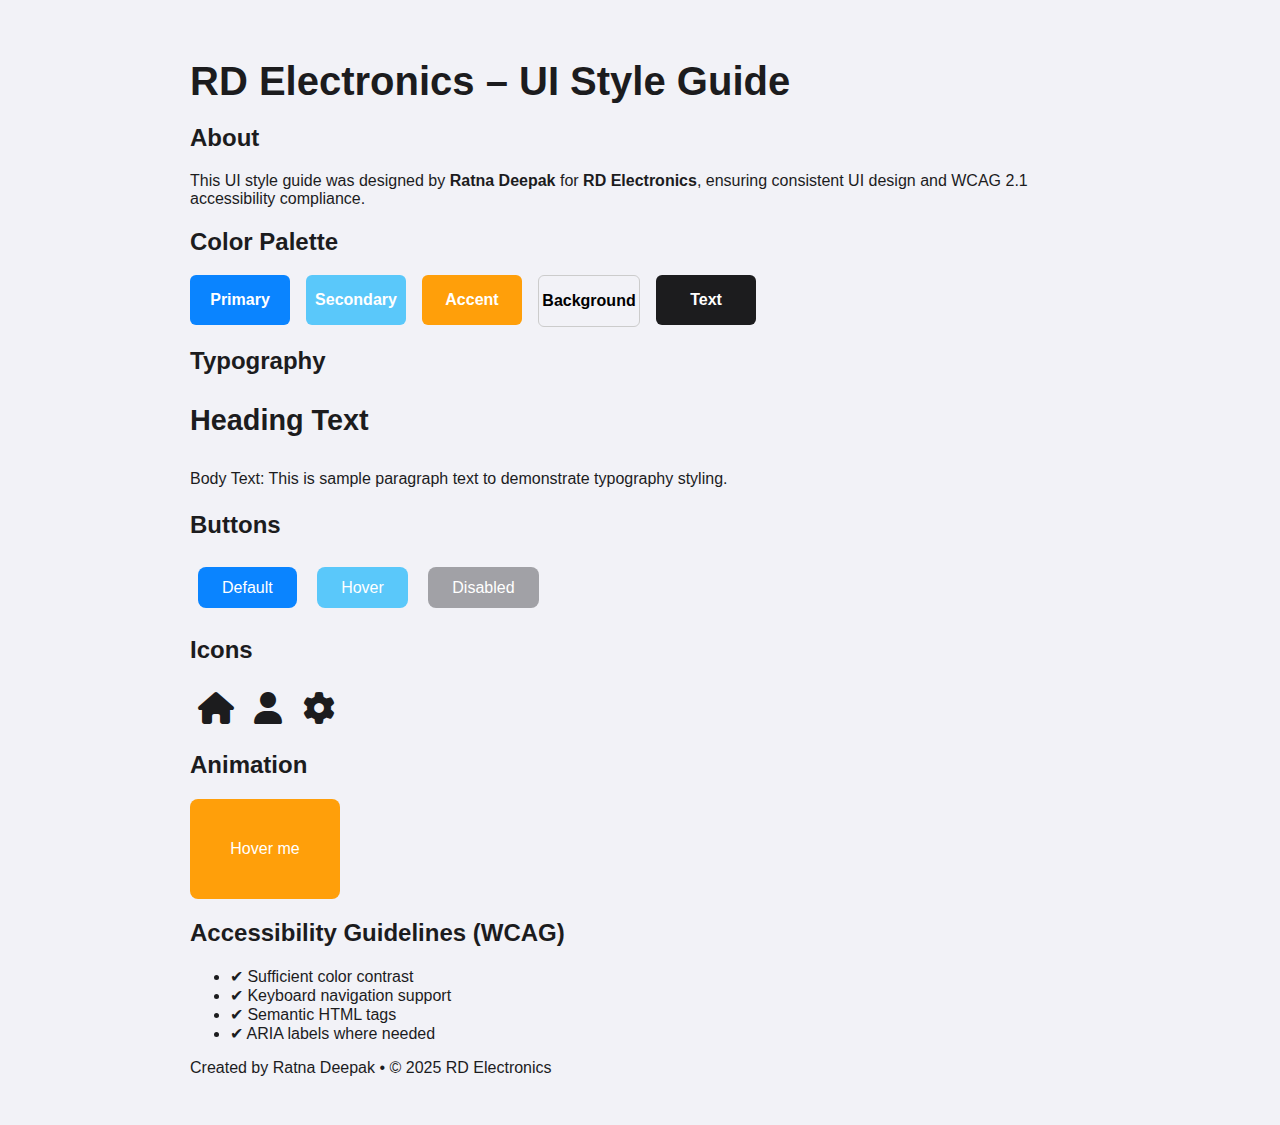
<file: visual interface/index.html>
<!DOCTYPE html>
<html lang="en">
<head>
  <meta charset="UTF-8" />
  <meta name="viewport" content="width=device-width, initial-scale=1.0"/>
  <title>RD Electronics – UI Style Guide</title>
  <meta name="author" content="Ratna Deepak">
  <link rel="stylesheet" href="style.css" />
  <link rel="stylesheet" href="https://cdnjs.cloudflare.com/ajax/libs/font-awesome/6.5.0/css/all.min.css"/>
</head>
<body>

  <main class="container">
    <h1 class="heading">RD Electronics – UI Style Guide</h1>

    <!-- About Section -->
    <section>
      <h2>About</h2>
      <p>This UI style guide was designed by <strong>Ratna Deepak</strong> for <strong>RD Electronics</strong>, ensuring consistent UI design and WCAG 2.1 accessibility compliance.</p>
    </section>

    <!-- Colors -->
    <section>
      <h2>Color Palette</h2>
      <div class="color-palette">
        <div class="color-swatch primary">Primary</div>
        <div class="color-swatch secondary">Secondary</div>
        <div class="color-swatch accent">Accent</div>
        <div class="color-swatch background">Background</div>
        <div class="color-swatch text">Text</div>
      </div>
    </section>

    <!-- Typography -->
    <section>
      <h2>Typography</h2>
      <p class="heading-text">Heading Text</p>
      <p class="body-text">Body Text: This is sample paragraph text to demonstrate typography styling.</p>
    </section>

    <!-- Buttons -->
    <section>
      <h2>Buttons</h2>
      <button class="btn">Default</button>
      <button class="btn hover">Hover</button>
      <button class="btn" disabled>Disabled</button>
    </section>

    <!-- Icons -->
    <section>
      <h2>Icons</h2>
      <i class="fas fa-home icon"></i>
      <i class="fas fa-user icon"></i>
      <i class="fas fa-cog icon"></i>
    </section>

    <!-- Animations -->
    <section>
      <h2>Animation</h2>
      <div class="box animated">Hover me</div>
    </section>

    <!-- Accessibility -->
    <section>
      <h2>Accessibility Guidelines (WCAG)</h2>
      <ul>
        <li>✔ Sufficient color contrast</li>
        <li>✔ Keyboard navigation support</li>
        <li>✔ Semantic HTML tags</li>
        <li>✔ ARIA labels where needed</li>
      </ul>
    </section>

    <!-- Footer -->
    <footer>
      <p>Created by Ratna Deepak • &copy; 2025 RD Electronics</p>
    </footer>

  </main>

</body>
</html>
</file>
<file: visual interface/style.css>
:root {
  --primary: #0A84FF;
  --secondary: #5AC8FA;
  --accent: #FF9F0A;
  --background: #F2F2F7;
  --text: #1C1C1E;
  --disabled: #A1A1A6;
}

body {
  font-family: "Segoe UI", sans-serif;
  background-color: var(--background);
  color: var(--text);
  margin: 0;
  padding: 2rem;
}

.container {
  max-width: 900px;
  margin: auto;
}

.heading {
  font-size: 2.5rem;
  margin-bottom: 1rem;
}

.color-palette {
  display: flex;
  gap: 1rem;
  margin-bottom: 1rem;
}

.color-swatch {
  width: 100px;
  height: 50px;
  border-radius: 6px;
  color: white;
  display: flex;
  align-items: center;
  justify-content: center;
  font-weight: bold;
}

.primary { background-color: var(--primary); }
.secondary { background-color: var(--secondary); }
.accent { background-color: var(--accent); }
.background { background-color: var(--background); color: black; border: 1px solid #ccc; }
.text { background-color: var(--text); }

.heading-text {
  font-size: 1.8rem;
  font-weight: bold;
}

.body-text {
  font-size: 1rem;
  line-height: 1.6;
}

.btn {
  background-color: var(--primary);
  color: white;
  border: none;
  padding: 0.7rem 1.5rem;
  margin: 0.5rem;
  font-size: 1rem;
  border-radius: 8px;
  cursor: pointer;
  transition: background 0.3s ease;
}

.btn:hover,
.btn.hover {
  background-color: var(--secondary);
}

.btn:disabled {
  background-color: var(--disabled);
  cursor: not-allowed;
}

.icon {
  font-size: 2rem;
  margin: 0.5rem;
}

.box {
  width: 150px;
  height: 100px;
  background-color: var(--accent);
  color: white;
  display: flex;
  align-items: center;
  justify-content: center;
  border-radius: 8px;
  transition: transform 0.3s ease;
  cursor: pointer;
}

.box:hover {
  transform: scale(1.1);
}
</file>
